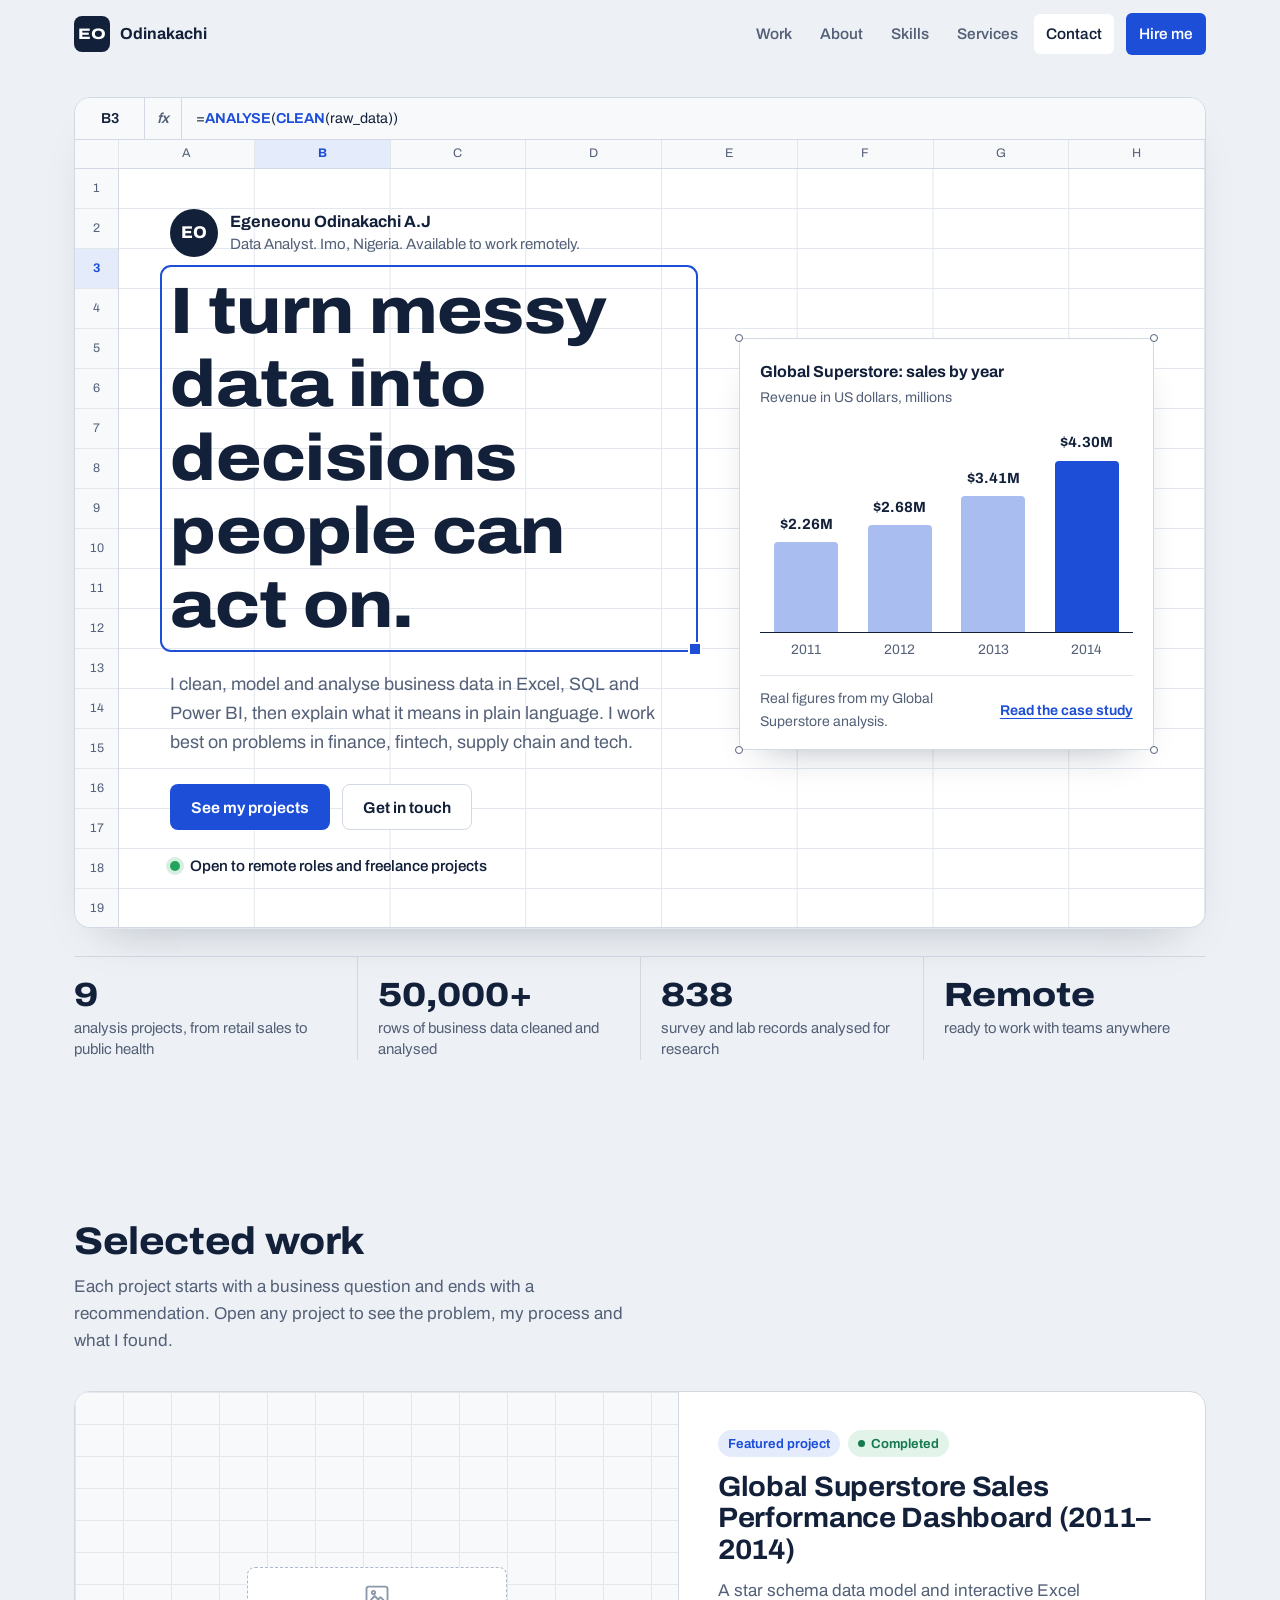
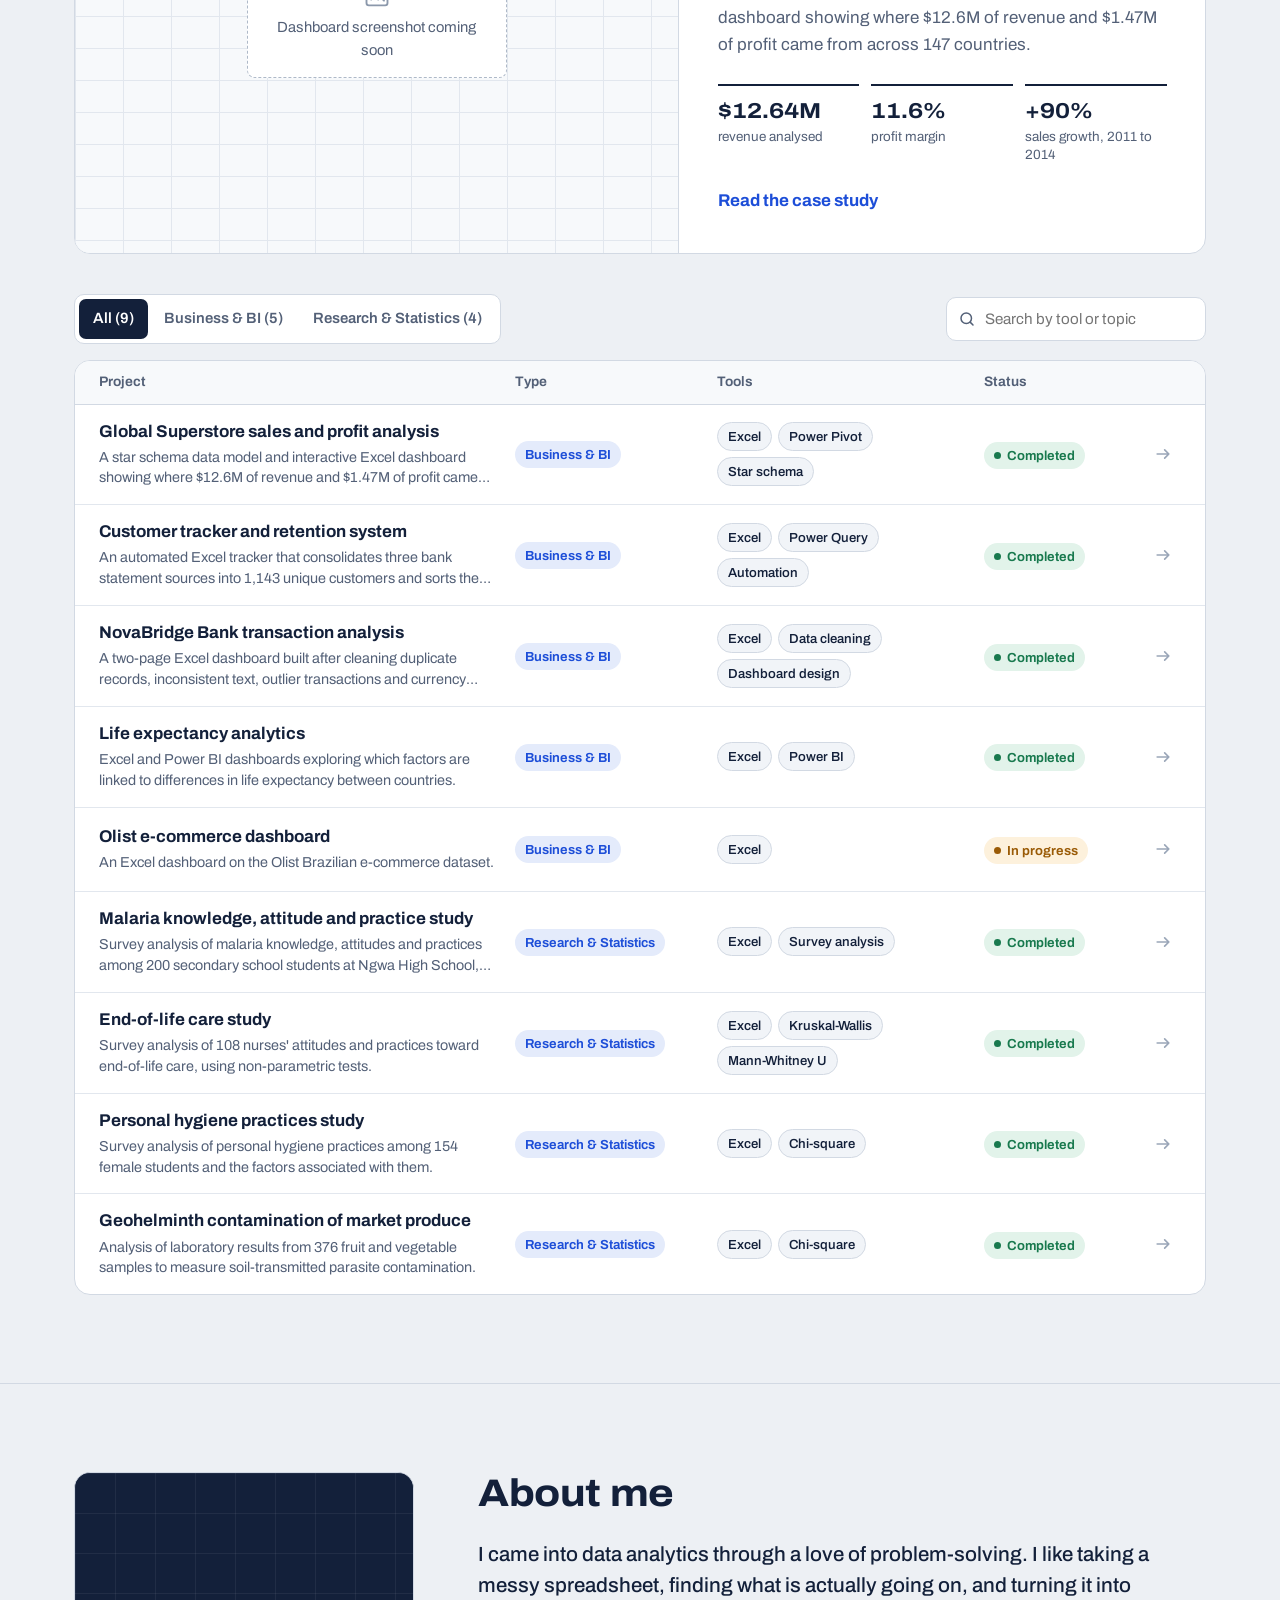
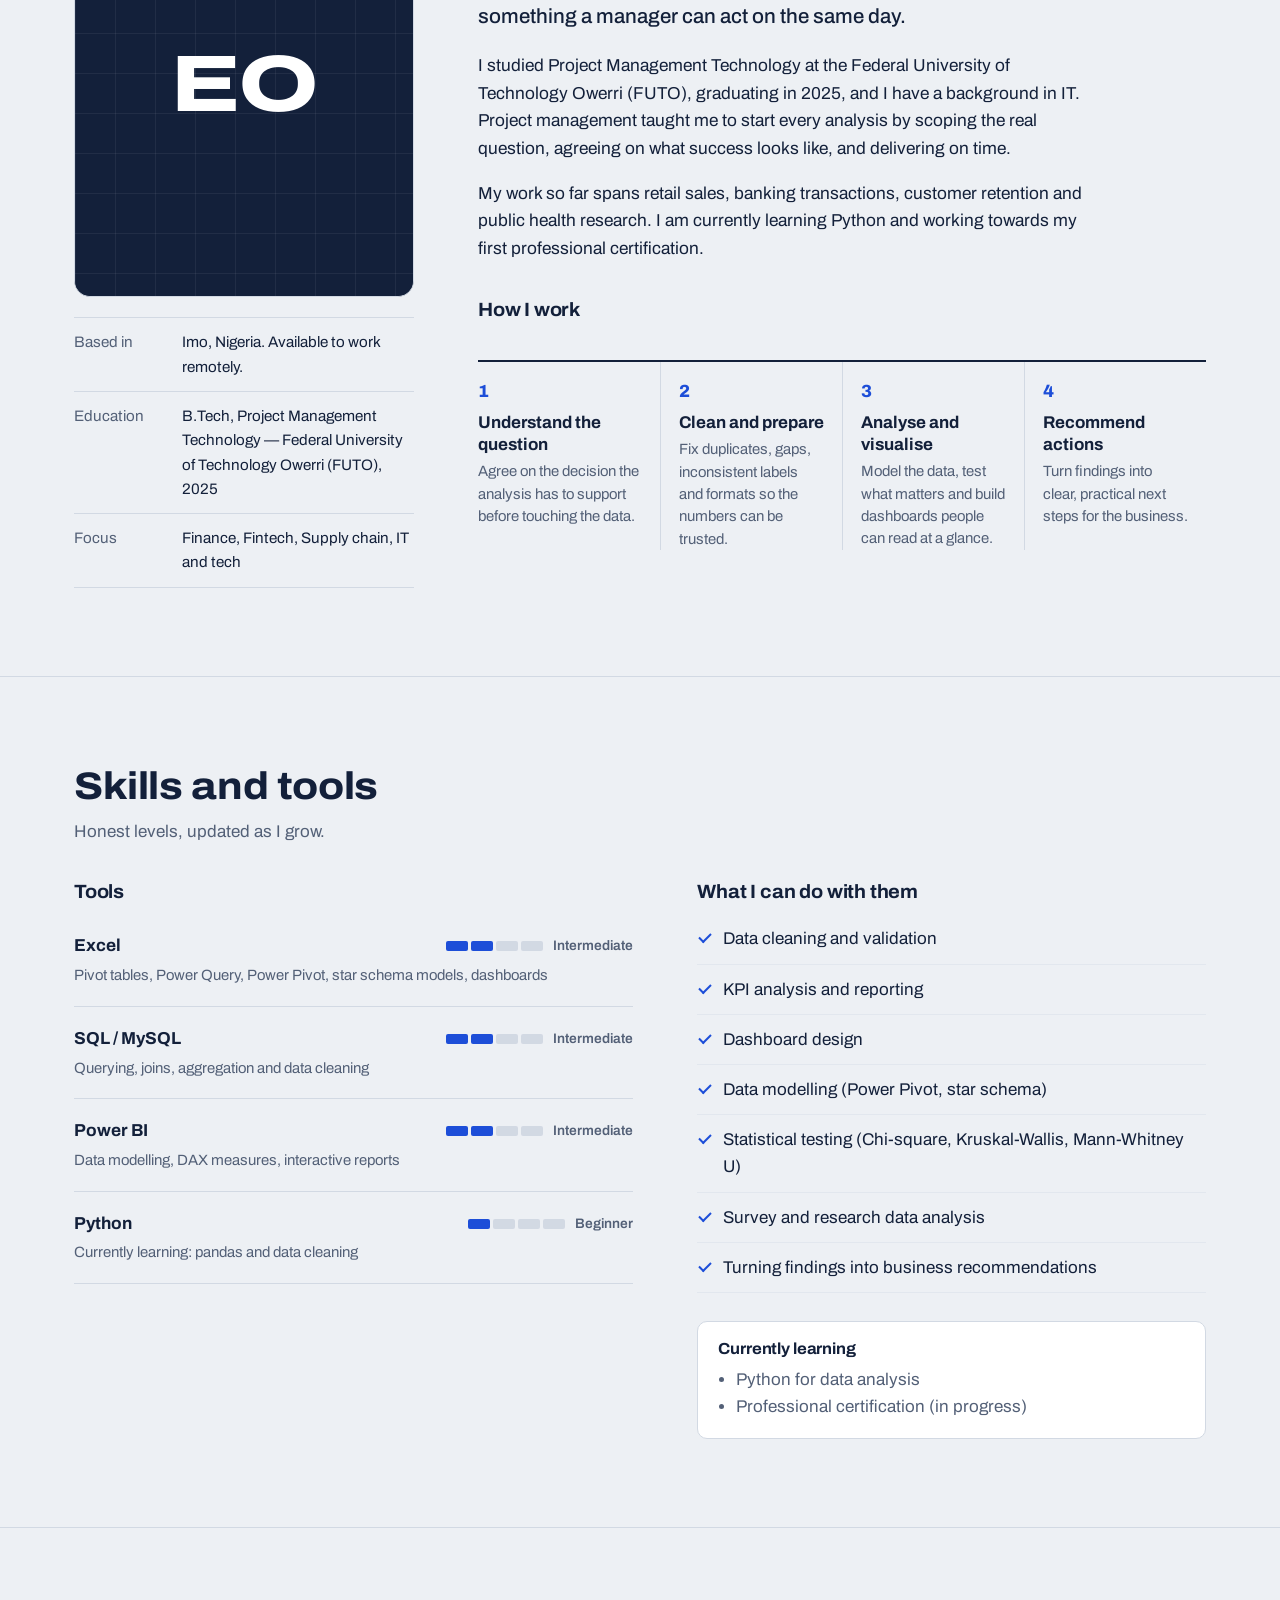
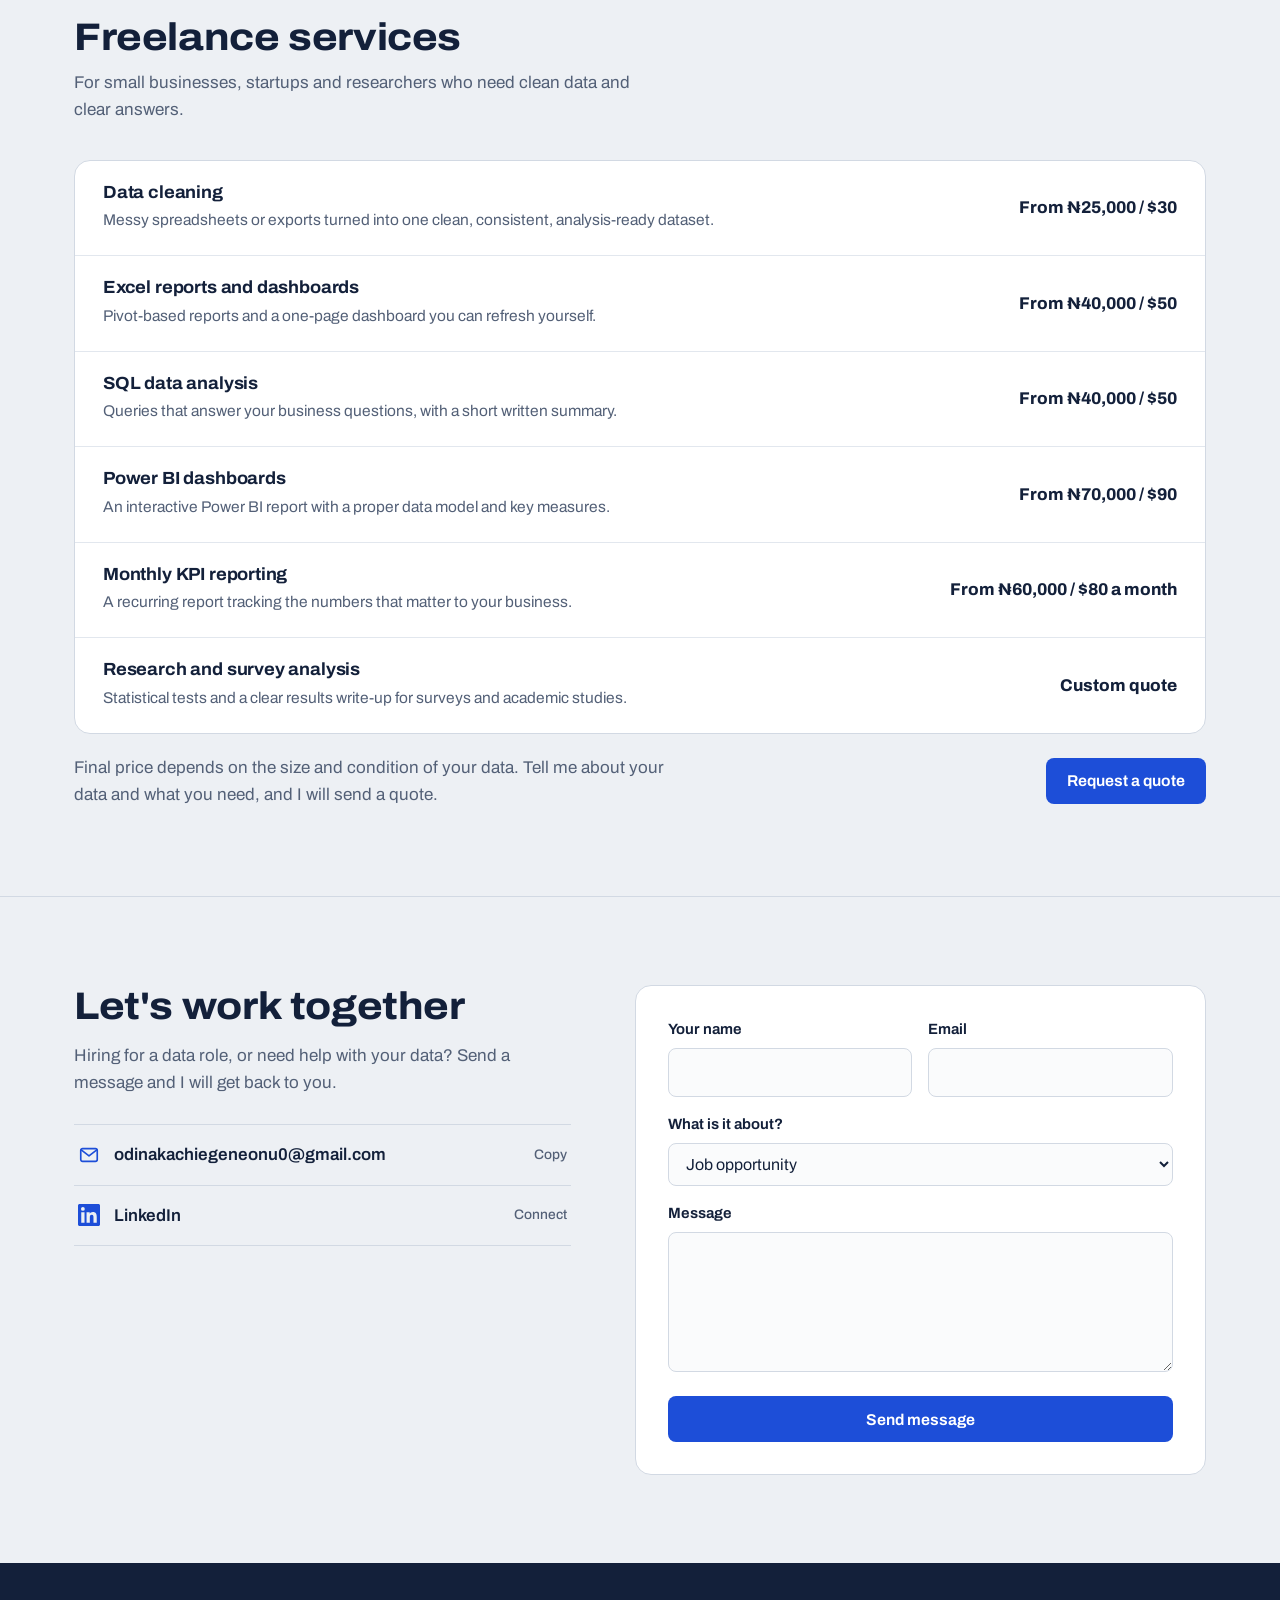
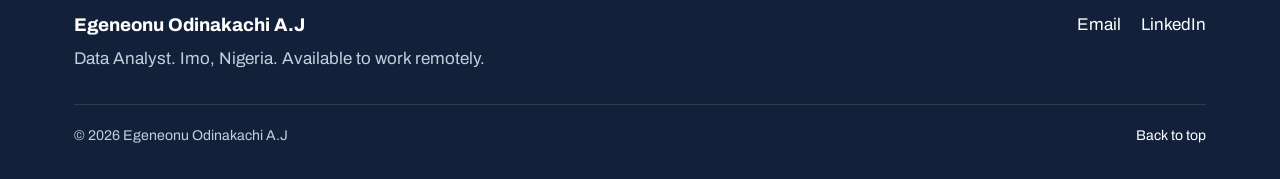
<file: index.html>
<!doctype html>
<html lang="en">
<head>
  <meta charset="utf-8">
  <meta name="viewport" content="width=device-width, initial-scale=1">
  <title>Egeneonu Odinakachi | Data Analyst: Excel, SQL and Power BI</title>
  <meta name="description" content="Data Analyst based in Nigeria and available remotely. I clean data, build Excel and Power BI dashboards, and turn analysis into business recommendations for finance, fintech, supply chain and tech teams.">
  <meta name="author" content="Egeneonu Odinakachi A.J">
  <meta name="theme-color" content="#EDF0F4">
  <link rel="icon" href="assets/img/favicon.svg" type="image/svg+xml">
  <link rel="apple-touch-icon" href="assets/img/apple-touch-icon.png">

  <meta property="og:type" content="website">
  <meta property="og:title" content="Egeneonu Odinakachi | Data Analyst">
  <meta property="og:description" content="Excel, SQL and Power BI dashboards and analysis that turn messy data into decisions. Open to remote roles and freelance projects.">
  <meta property="og:image" content="https://YOUR-GITHUB-USERNAME.github.io/assets/img/social-card.png">
  <meta property="og:image:width" content="1200">
  <meta property="og:image:height" content="630">
  <meta property="og:image:alt" content="Egeneonu Odinakachi, Data Analyst: Excel, SQL and Power BI">
  <meta name="twitter:card" content="summary_large_image">

  <link rel="preload" href="assets/fonts/archivo-latin-wdth-normal.woff2" as="font" type="font/woff2" crossorigin>
  <link rel="stylesheet" href="assets/css/style.css">

  <script type="application/ld+json">
  {
    "@context": "https://schema.org",
    "@type": "Person",
    "name": "Egeneonu Odinakachi A.J",
    "jobTitle": "Data Analyst",
    "email": "mailto:odinakachiegeneonu0@gmail.com",
    "address": { "@type": "PostalAddress", "addressRegion": "Imo", "addressCountry": "NG" },
    "alumniOf": { "@type": "CollegeOrUniversity", "name": "Federal University of Technology Owerri" },
    "knowsAbout": ["Data analysis", "Microsoft Excel", "SQL", "Power BI", "Data cleaning", "Dashboard design", "KPI reporting"],
    "sameAs": ["https://www.linkedin.com/in/odinakachi-egeneonu-b94979288"]
  }
  </script>
</head>
<body id="top">
  <a class="skip" href="#main">Skip to content</a>
  <header class="site-header" id="site-header"></header>
  <main id="main"><div class="loading">Loading portfolio…</div></main>
  <footer class="site-footer" id="site-footer"></footer>
  <noscript><p style="padding:24px">This portfolio needs JavaScript turned on. You can reach me at odinakachiegeneonu0@gmail.com.</p></noscript>
  <script src="assets/js/common.js"></script>
  <script src="assets/js/home.js"></script>
</body>
</html>
</file>
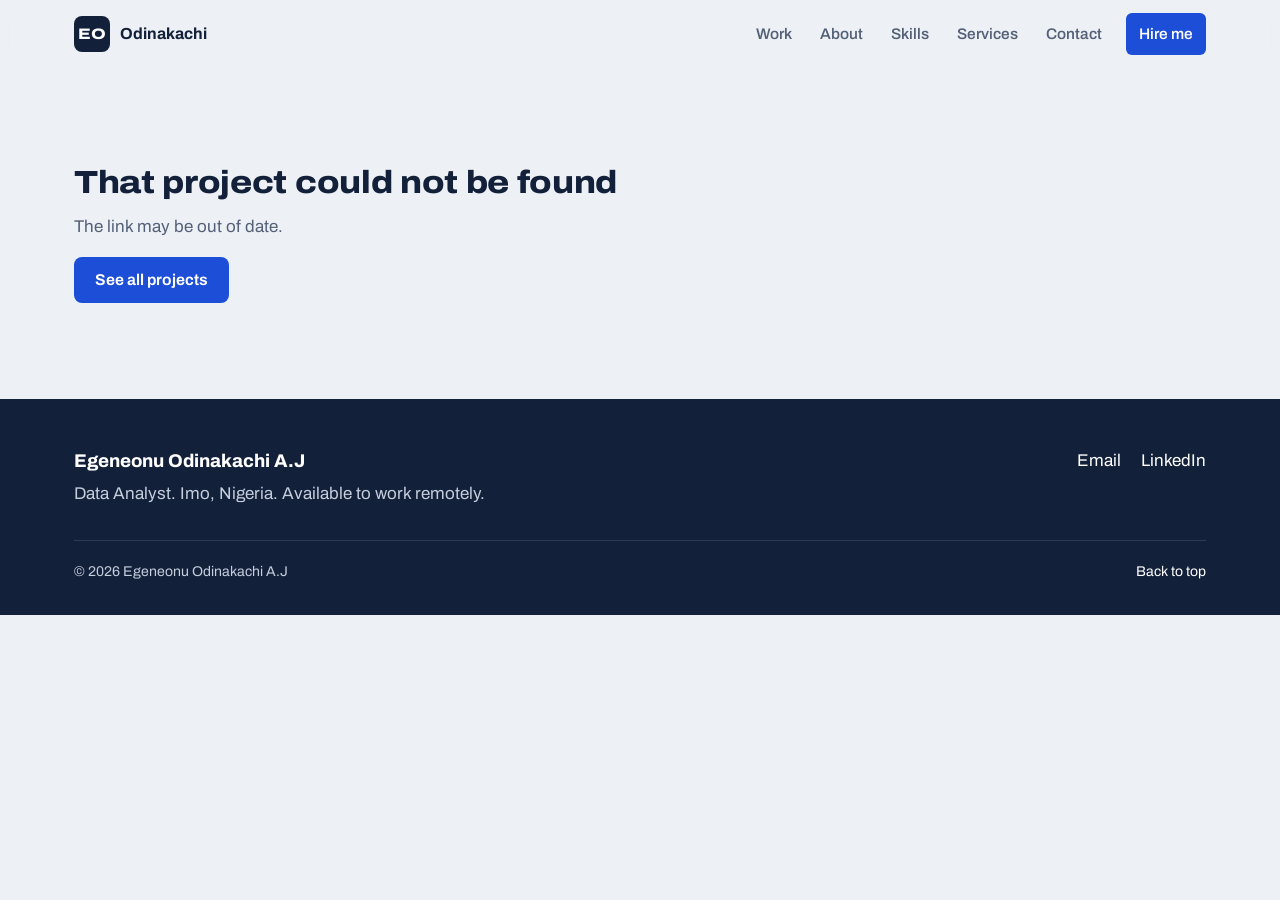
<file: project.html>
<!doctype html>
<html lang="en">
<head>
  <meta charset="utf-8">
  <meta name="viewport" content="width=device-width, initial-scale=1">
  <title>Case study | Egeneonu Odinakachi, Data Analyst</title>
  <meta name="description" content="A data analysis case study by Egeneonu Odinakachi: the business problem, the process, key findings and recommendations.">
  <meta name="theme-color" content="#EDF0F4">
  <link rel="icon" href="assets/img/favicon.svg" type="image/svg+xml">
  <meta property="og:type" content="article">
  <meta property="og:title" content="Case study | Egeneonu Odinakachi, Data Analyst">
  <meta property="og:image" content="https://YOUR-GITHUB-USERNAME.github.io/assets/img/social-card.png">
  <meta name="twitter:card" content="summary_large_image">
  <link rel="preload" href="assets/fonts/archivo-latin-wdth-normal.woff2" as="font" type="font/woff2" crossorigin>
  <link rel="stylesheet" href="assets/css/style.css">
</head>
<body id="top">
  <a class="skip" href="#main">Skip to content</a>
  <header class="site-header" id="site-header"></header>
  <main id="main"><div class="loading">Loading case study…</div></main>
  <footer class="site-footer" id="site-footer"></footer>
  <div class="lightbox" id="lightbox" role="dialog" aria-modal="true" aria-label="Enlarged dashboard image">
    <button type="button" aria-label="Close enlarged image">×</button>
    <img alt="">
  </div>
  <script src="assets/js/common.js"></script>
  <script src="assets/js/project.js"></script>
</body>
</html>
</file>
<file: assets/css/style.css>
/* ==========================================================
   Portfolio styles
   Colours and fonts live in :root — change them here.
   ========================================================== */
@font-face { font-family: "Archivo"; font-style: normal; font-display: swap; font-weight: 100 900; font-stretch: 62% 125%;
  src: url(../fonts/archivo-latin-wdth-normal.woff2) format("woff2-variations");
  unicode-range: U+0000-00FF,U+0131,U+0152-0153,U+02BB-02BC,U+02C6,U+02DA,U+02DC,U+0304,U+0308,U+0329,U+2000-206F,U+20AC,U+2122,U+2191,U+2193,U+2212,U+2215,U+FEFF,U+FFFD; }
@font-face { font-family: "Archivo"; font-style: normal; font-display: swap; font-weight: 100 900; font-stretch: 62% 125%;
  src: url(../fonts/archivo-latin-ext-wdth-normal.woff2) format("woff2-variations");
  unicode-range: U+0100-02BA,U+02BD-02C5,U+02C7-02CC,U+02CE-02D7,U+02DD-02FF,U+1D00-1DBF,U+1E00-1E9F,U+1EF2-1EFF,U+2020,U+20A0-20AB,U+20AD-20C0,U+2113,U+2C60-2C7F,U+A720-A7FF; }

:root {
  --paper: #EDF0F4;
  --surface: #FFFFFF;
  --ink: #13203A;
  --muted: #536077;
  --line: #D2D9E3;
  --line-soft: #E2E7EE;
  --blue: #1D4ED8;
  --blue-dark: #163DA8;
  --blue-soft: #E4EBFB;
  --amber: #E09A2D;
  --green: #18794E;
  --green-soft: #E2F3EA;
  --radius: 10px;
  --radius-lg: 16px;
  --max: 1180px;
  --font: "Archivo", system-ui, -apple-system, "Segoe UI", sans-serif;
}

*, *::before, *::after { box-sizing: border-box; }
html { scroll-behavior: smooth; scroll-padding-top: 84px; -webkit-text-size-adjust: 100%; }
body {
  margin: 0;
  background: var(--paper);
  color: var(--ink);
  font-family: var(--font);
  font-size: 17px;
  line-height: 1.6;
  font-variation-settings: "wdth" 100;
  -webkit-font-smoothing: antialiased;
}
img { max-width: 100%; display: block; }
a { color: var(--blue); text-underline-offset: 3px; }
a:hover { color: var(--blue-dark); }
:focus-visible { outline: 3px solid var(--blue); outline-offset: 3px; border-radius: 4px; }
.sr-only { position: absolute; width: 1px; height: 1px; overflow: hidden; clip: rect(0 0 0 0); white-space: nowrap; }
.skip { position: absolute; left: 16px; top: -60px; background: var(--ink); color: #fff; padding: 10px 16px; border-radius: 8px; z-index: 100; }
.skip:focus { top: 12px; color: #fff; }

.wrap { width: 100%; max-width: var(--max); margin: 0 auto; padding: 0 24px; }
@media (max-width: 600px) { .wrap { padding: 0 16px; } }

h1, h2, h3 { line-height: 1.12; margin: 0; letter-spacing: -0.01em; }
h1 { font-weight: 800; font-variation-settings: "wdth" 112; }
h2 { font-size: clamp(1.75rem, 3.4vw, 2.4rem); font-weight: 750; font-variation-settings: "wdth" 110; }
h3 { font-size: 1.2rem; font-weight: 700; font-variation-settings: "wdth" 104; }
p { margin: 0 0 1em; }
.num { font-variant-numeric: tabular-nums; }

/* ---------- Buttons ---------- */
.btn {
  display: inline-flex; align-items: center; justify-content: center; gap: 8px;
  min-height: 46px; padding: 0 20px; border-radius: 8px;
  font: inherit; font-weight: 650; font-size: 0.98rem; text-decoration: none;
  border: 1.5px solid transparent; cursor: pointer; transition: background .15s, border-color .15s, color .15s;
}
.btn svg { width: 18px; height: 18px; flex: none; }
.btn-primary { background: var(--blue); color: #fff; }
.btn-primary:hover { background: var(--blue-dark); color: #fff; }
.btn-ghost { background: var(--surface); color: var(--ink); border-color: var(--line); }
.btn-ghost:hover { border-color: var(--ink); color: var(--ink); }
.btn-small { min-height: 38px; padding: 0 14px; font-size: 0.92rem; }

/* ---------- Header ---------- */
.site-header {
  position: sticky; top: 0; z-index: 50;
  background: rgba(237, 240, 244, 0.88);
  backdrop-filter: saturate(1.4) blur(10px); -webkit-backdrop-filter: saturate(1.4) blur(10px);
  border-bottom: 1px solid transparent; transition: border-color .2s;
}
.site-header.scrolled { border-bottom-color: var(--line); }
.nav { display: flex; align-items: center; justify-content: space-between; height: 68px; gap: 16px; }
.brand { display: flex; align-items: center; gap: 10px; text-decoration: none; color: var(--ink); font-weight: 700; }
.brand-mark {
  width: 36px; height: 36px; border-radius: 8px; background: var(--ink); color: #fff;
  display: grid; place-items: center; font-weight: 800; font-size: 0.95rem; font-variation-settings: "wdth" 120;
}
.brand-name { font-size: 1rem; }
.nav-links { display: flex; align-items: center; gap: 4px; list-style: none; margin: 0; padding: 0; }
.nav-links a { display: block; padding: 8px 12px; border-radius: 6px; color: var(--muted); text-decoration: none; font-weight: 550; font-size: 0.96rem; }
.nav-links a:hover, .nav-links a.active { color: var(--ink); background: var(--surface); }
.nav-cta { margin-left: 8px; }
.nav-links .nav-cta a.btn-primary, .nav-links .nav-cta a.btn-primary:hover { color: #fff; background: var(--blue); display: inline-flex; justify-content: center; }
.nav-links .nav-cta a.btn-primary:hover { background: var(--blue-dark); }
.menu-btn { display: none; background: none; border: 1.5px solid var(--line); border-radius: 8px; width: 44px; height: 44px; cursor: pointer; color: var(--ink); }
.menu-btn svg { width: 22px; height: 22px; }
@media (max-width: 860px) {
  .menu-btn { display: grid; place-items: center; }
  .nav-links {
    position: absolute; left: 0; right: 0; top: 68px; flex-direction: column; align-items: stretch; gap: 0;
    background: var(--paper); border-bottom: 1px solid var(--line); padding: 8px 16px 16px; display: none;
  }
  .nav-links.open { display: flex; }
  .nav-links a { padding: 12px; font-size: 1.05rem; }
  .nav-cta { margin: 8px 0 0; }
  .nav-cta .btn { width: 100%; }
}

/* ---------- Hero: a worksheet ---------- */
.hero { position: relative; padding: 28px 0 72px; overflow: hidden; }
.sheet {
  position: relative; background: var(--surface); border: 1px solid var(--line); border-radius: var(--radius-lg);
  box-shadow: 0 1px 0 var(--line-soft), 0 24px 48px -32px rgba(19, 32, 58, 0.35);
  overflow: hidden;
}
.formula-bar {
  display: flex; align-items: stretch; border-bottom: 1px solid var(--line); font-size: 0.9rem; color: var(--muted);
  background: #F7F9FB;
}
.name-box { padding: 9px 14px; border-right: 1px solid var(--line); min-width: 70px; text-align: center; font-weight: 600; color: var(--ink); }
.fx { padding: 9px 12px; border-right: 1px solid var(--line); font-style: italic; font-weight: 600; color: var(--muted); }
.formula { padding: 9px 14px; white-space: nowrap; overflow: hidden; text-overflow: ellipsis; color: var(--ink); }
.formula .fn { color: var(--blue); font-weight: 650; }
.col-heads {
  display: grid; grid-template-columns: 44px repeat(8, 1fr); border-bottom: 1px solid var(--line);
  background: #F7F9FB; font-size: 0.78rem; color: var(--muted); text-align: center;
}
.col-heads span { padding: 4px 0; border-right: 1px solid var(--line-soft); }
.col-heads span.on { background: var(--blue-soft); color: var(--blue); font-weight: 700; }
.sheet-body { display: grid; grid-template-columns: 44px 1fr; position: relative; }
.sheet-body > .row-heads { position: absolute; left: 0; top: 0; bottom: 0; width: 44px; }
.sheet-body > .grid-area { grid-column: 2; }
.row-heads { display: flex; flex-direction: column; background: #F7F9FB; border-right: 1px solid var(--line); font-size: 0.78rem; color: var(--muted); overflow: hidden; max-height: 100%; position: relative; }
.row-heads span { flex: none; height: 40px; display: grid; place-items: center; border-bottom: 1px solid var(--line-soft); }
.row-heads span.on { background: var(--blue-soft); color: var(--blue); font-weight: 700; }
.grid-area {
  position: relative; padding: 40px clamp(20px, 4vw, 56px) 48px;
  background-image:
    linear-gradient(to right, var(--line-soft) 1px, transparent 1px),
    linear-gradient(to bottom, var(--line-soft) 1px, transparent 1px);
  background-size: calc(100% / 8) 40px;
  background-position: -1px -1px;
}
.hero-grid { display: grid; grid-template-columns: 1.25fr 1fr; gap: clamp(28px, 4vw, 56px); align-items: center; }
.hero-copy { min-width: 0; }
.hello { display: flex; align-items: center; gap: 12px; margin-bottom: 18px; }
.avatar-sm { width: 48px; height: 48px; border-radius: 50%; object-fit: cover; background: var(--ink); color: #fff; display: grid; place-items: center; font-weight: 800; flex: none; }
.hello-text { line-height: 1.3; }
.hello-text strong { display: block; font-size: 1.02rem; }
.hello-text span { color: var(--muted); font-size: 0.94rem; }
.selected {
  position: relative; display: inline; padding: 0;
  outline: 2.5px solid var(--blue); outline-offset: 10px;
}
.hero h1 { font-size: clamp(2.3rem, 5.4vw, 4.1rem); margin: 12px 0 28px; max-width: 15ch; }
.hero h1 .cell { position: relative; display: inline-block; outline: 2.5px solid var(--blue); outline-offset: 8px; border-radius: 1px; }
.hero h1 .cell::after {
  content: ""; position: absolute; right: -14px; bottom: -14px; width: 10px; height: 10px;
  background: var(--blue); border: 2px solid #fff; box-sizing: content-box;
}
.hero-intro { font-size: 1.12rem; color: var(--muted); max-width: 52ch; margin-bottom: 28px; }
.hero-actions { display: flex; flex-wrap: wrap; gap: 12px; margin-bottom: 22px; }
.status-line { display: inline-flex; align-items: center; gap: 10px; font-size: 0.95rem; color: var(--ink); font-weight: 550; }
.pulse { width: 10px; height: 10px; border-radius: 50%; background: #22A55B; box-shadow: 0 0 0 4px rgba(34,165,91,.18); flex: none; }

/* Hero chart: an Excel chart object */
.chart-object {
  position: relative; background: var(--surface); border: 1px solid var(--line); border-radius: 6px; padding: 20px 20px 16px;
  box-shadow: 0 18px 40px -26px rgba(19,32,58,.45);
}
.chart-object .handle { position: absolute; width: 8px; height: 8px; border: 1.5px solid var(--muted); background: #fff; border-radius: 50%; }
.handle.tl { left: -5px; top: -5px; } .handle.tr { right: -5px; top: -5px; } .handle.bl { left: -5px; bottom: -5px; } .handle.br { right: -5px; bottom: -5px; }
.chart-title { font-weight: 700; font-size: 1rem; margin-bottom: 2px; }
.chart-sub { color: var(--muted); font-size: 0.88rem; margin-bottom: 14px; }
.bars { display: grid; grid-template-columns: repeat(4, 1fr); gap: 14px; align-items: end; height: 210px; border-bottom: 1.5px solid var(--ink); padding: 0 6px; }
.bar { display: flex; flex-direction: column; justify-content: flex-end; align-items: center; height: 100%; }
.bar-val { font-weight: 700; font-size: 0.92rem; margin-bottom: 6px; font-variant-numeric: tabular-nums; }
.bar-fill { width: 100%; max-width: 64px; background: #A9BDF0; border-radius: 4px 4px 0 0; height: var(--h); transform-origin: bottom; }
.bar.last .bar-fill { background: var(--blue); }
.bar-labels { display: grid; grid-template-columns: repeat(4, 1fr); gap: 14px; padding: 6px 6px 0; text-align: center; color: var(--muted); font-size: 0.86rem; }
.chart-foot { display: flex; justify-content: space-between; align-items: center; gap: 12px; margin-top: 14px; padding-top: 12px; border-top: 1px solid var(--line-soft); font-size: 0.88rem; color: var(--muted); }
.chart-foot a { font-weight: 650; white-space: nowrap; }
@media (prefers-reduced-motion: no-preference) {
  .bar-fill { animation: grow .9s cubic-bezier(.2,.8,.2,1) both; }
  .bar:nth-child(2) .bar-fill { animation-delay: .12s; }
  .bar:nth-child(3) .bar-fill { animation-delay: .24s; }
  .bar:nth-child(4) .bar-fill { animation-delay: .36s; }
  @keyframes grow { from { transform: scaleY(0); } to { transform: scaleY(1); } }
}

@media (max-width: 900px) {
  .hero-grid { grid-template-columns: 1fr; }
  .col-heads span:nth-child(n+6) { display: none; }
  .col-heads { grid-template-columns: 36px repeat(4, 1fr); }
  .sheet-body { grid-template-columns: 36px 1fr; }
  .sheet-body > .row-heads { width: 36px; }
  .grid-area { background-size: 25% 40px; }
}
@media (max-width: 600px) {
  .hero { padding-top: 16px; }
  .formula-bar .fx { display: none; }
  .grid-area { padding: 28px 18px 32px; }
  .hero h1 .cell { outline-offset: 5px; }
  .hero h1 .cell::after { right: -10px; bottom: -10px; }
  .bars { height: 170px; gap: 10px; }
  .chart-foot { flex-direction: column; align-items: flex-start; }
}

/* ---------- Stats strip ---------- */
.stats { display: grid; grid-template-columns: repeat(4, 1fr); gap: 0; margin-top: 28px; border-top: 1px solid var(--line); }
.stat { padding: 20px 20px 0 0; }
.stat + .stat { padding-left: 20px; border-left: 1px solid var(--line); }
.stat-value { font-size: clamp(1.6rem, 3vw, 2.1rem); font-weight: 800; font-variation-settings: "wdth" 115; line-height: 1.1; font-variant-numeric: tabular-nums; }
.stat-label { color: var(--muted); font-size: 0.93rem; line-height: 1.4; margin-top: 4px; }
@media (max-width: 760px) {
  .stats { grid-template-columns: 1fr 1fr; }
  .stat:nth-child(3) { padding-left: 0; border-left: 0; }
  .stat:nth-child(n+3) { border-top: 1px solid var(--line); margin-top: 16px; }
}

/* ---------- Sections ---------- */
.section { padding: 88px 0; }
.section + .section { border-top: 1px solid var(--line); }
.section-head { display: flex; justify-content: space-between; align-items: flex-end; gap: 24px; margin-bottom: 36px; flex-wrap: wrap; }
.section-head p { color: var(--muted); max-width: 56ch; margin: 10px 0 0; }
@media (max-width: 600px) { .section { padding: 64px 0; } }

/* ---------- Spotlight project ---------- */
.spotlight {
  display: grid; grid-template-columns: 1.15fr 1fr; background: var(--surface); border: 1px solid var(--line);
  border-radius: var(--radius-lg); overflow: hidden; text-decoration: none; color: inherit; margin-bottom: 40px;
  transition: border-color .15s, box-shadow .15s;
}
.spotlight:hover { border-color: var(--blue); color: inherit; box-shadow: 0 20px 40px -30px rgba(29,78,216,.5); }
.spotlight-media { background: #F3F5F8; border-right: 1px solid var(--line); min-height: 320px; position: relative; }
.spotlight-media img { width: 100%; height: 100%; object-fit: cover; object-position: top left; }
.spotlight-body { padding: clamp(24px, 3vw, 40px); display: flex; flex-direction: column; }
.spotlight-kicker { display: flex; flex-wrap: wrap; gap: 8px; margin-bottom: 14px; }
.spotlight h3 { font-size: clamp(1.4rem, 2.4vw, 1.75rem); margin-bottom: 12px; }
.spotlight p { color: var(--muted); }
.mini-kpis { display: grid; grid-template-columns: repeat(3, 1fr); gap: 12px; margin: 8px 0 24px; }
.mini-kpi { border-top: 2px solid var(--ink); padding-top: 8px; }
.mini-kpi b { display: block; font-size: 1.35rem; font-variation-settings: "wdth" 115; font-variant-numeric: tabular-nums; }
.mini-kpi span { font-size: 0.84rem; color: var(--muted); line-height: 1.3; display: block; }
.read-link { margin-top: auto; font-weight: 700; color: var(--blue); }
@media (max-width: 860px) {
  .spotlight { grid-template-columns: 1fr; }
  .spotlight-media { border-right: 0; border-bottom: 1px solid var(--line); min-height: 220px; }
}

/* Screenshot placeholder: a drawn dashboard frame, labelled honestly */
.shot-placeholder {
  position: absolute; inset: 0; display: grid; place-items: center; padding: 24px;
  background:
    linear-gradient(to right, var(--line-soft) 1px, transparent 1px) 0 0 / 48px 32px,
    linear-gradient(to bottom, var(--line-soft) 1px, transparent 1px) 0 0 / 48px 32px,
    #F7F9FB;
}
.shot-placeholder div { background: var(--surface); border: 1px dashed #AEB9C8; border-radius: 8px; padding: 14px 18px; text-align: center; color: var(--muted); font-size: 0.92rem; max-width: 260px; }
.shot-placeholder svg { width: 28px; height: 28px; margin: 0 auto 6px; color: #8B98AB; display: block; }

/* ---------- Tags and badges ---------- */
.tag { display: inline-flex; align-items: center; padding: 3px 10px; border-radius: 999px; background: #F1F4F8; border: 1px solid var(--line); font-size: 0.82rem; font-weight: 550; color: var(--ink); white-space: nowrap; }
.badge { display: inline-flex; align-items: center; gap: 6px; padding: 3px 10px; border-radius: 999px; font-size: 0.82rem; font-weight: 650; white-space: nowrap; }
.badge::before { content: ""; width: 7px; height: 7px; border-radius: 50%; background: currentColor; }
.badge.done { background: var(--green-soft); color: var(--green); }
.badge.wip { background: #FDF1DC; color: #9A5B06; }
.badge.type { background: var(--blue-soft); color: var(--blue); }
.badge.type::before { display: none; }

/* ---------- Project index (a data table) ---------- */
.index-tools { display: flex; justify-content: space-between; align-items: center; gap: 16px; flex-wrap: wrap; margin-bottom: 16px; }
.filters { display: inline-flex; background: var(--surface); border: 1px solid var(--line); border-radius: 10px; padding: 4px; gap: 2px; flex-wrap: wrap; }
.filters button { font: inherit; font-size: 0.93rem; font-weight: 600; border: 0; background: none; color: var(--muted); padding: 8px 14px; border-radius: 7px; cursor: pointer; }
.filters button[aria-pressed="true"] { background: var(--ink); color: #fff; }
.search { position: relative; }
.search input { font: inherit; font-size: 0.95rem; width: 260px; max-width: 100%; height: 44px; padding: 0 14px 0 38px; border: 1px solid var(--line); border-radius: 10px; background: var(--surface); color: var(--ink); }
.search svg { position: absolute; left: 12px; top: 50%; transform: translateY(-50%); width: 18px; height: 18px; color: var(--muted); }
.table { background: var(--surface); border: 1px solid var(--line); border-radius: var(--radius-lg); overflow: hidden; }
.t-head, .t-row { display: grid; grid-template-columns: minmax(0, 2.4fr) 1.1fr minmax(0, 1.5fr) 0.9fr 28px; gap: 20px; align-items: center; padding: 0 24px; }
.t-head { background: #F7F9FB; border-bottom: 1px solid var(--line); font-size: 0.86rem; font-weight: 650; color: var(--muted); min-height: 44px; }
.t-row { min-height: 84px; padding-top: 16px; padding-bottom: 16px; text-decoration: none; color: inherit; border-bottom: 1px solid var(--line-soft); transition: background .12s; }
.t-row:last-child { border-bottom: 0; }
.t-row:hover { background: #F5F8FE; color: inherit; }
.t-row:hover .t-arrow { color: var(--blue); transform: translateX(3px); }
.t-title { font-weight: 700; line-height: 1.3; display: block; }
.t-sum { color: var(--muted); font-size: 0.9rem; line-height: 1.45; margin-top: 4px; display: -webkit-box; -webkit-line-clamp: 2; -webkit-box-orient: vertical; overflow: hidden; }
.t-tools { display: flex; flex-wrap: wrap; gap: 6px; }
.t-arrow { color: #9AA6B8; transition: transform .15s, color .15s; width: 20px; height: 20px; }
.empty { padding: 32px 24px; color: var(--muted); text-align: center; }
@media (max-width: 860px) {
  .t-head { display: none; }
  .t-row { grid-template-columns: 1fr 24px; gap: 10px 12px; padding: 18px; }
  .t-row > .t-main { grid-column: 1; }
  .t-row > .t-type, .t-row > .t-tools, .t-row > .t-status { grid-column: 1; }
  .t-row > .t-arrow { grid-column: 2; grid-row: 1; align-self: start; }
  .t-row > .t-type { display: none; }
  .t-row > .t-status { margin-top: 2px; }
}

/* ---------- About ---------- */
.about-grid { display: grid; grid-template-columns: 340px 1fr; gap: clamp(32px, 5vw, 72px); align-items: start; }
.portrait { position: relative; aspect-ratio: 4 / 5; border-radius: var(--radius-lg); overflow: hidden; background: var(--ink); border: 1px solid var(--line); }
.portrait img { width: 100%; height: 100%; object-fit: cover; }
.portrait-fallback { position: absolute; inset: 0; display: grid; place-items: center; color: #fff; font-size: 5rem; font-weight: 800; font-variation-settings: "wdth" 125; letter-spacing: -0.02em;
  background: linear-gradient(to right, rgba(255,255,255,.06) 1px, transparent 1px) 0 0 / 40px 40px, linear-gradient(to bottom, rgba(255,255,255,.06) 1px, transparent 1px) 0 0 / 40px 40px, var(--ink); }
.facts { margin: 20px 0 0; padding: 0; list-style: none; border-top: 1px solid var(--line); }
.facts li { display: grid; grid-template-columns: 96px 1fr; gap: 12px; padding: 12px 0; border-bottom: 1px solid var(--line); font-size: 0.95rem; }
.facts li span:first-child { color: var(--muted); }
.about-text p { font-size: 1.08rem; max-width: 62ch; }
.about-text p:first-of-type { font-size: 1.28rem; line-height: 1.5; font-weight: 500; }
.steps { list-style: none; padding: 0; margin: 40px 0 0; display: grid; grid-template-columns: repeat(4, 1fr); counter-reset: step; border-top: 2px solid var(--ink); }
.steps li { counter-increment: step; padding: 16px 18px 0 0; position: relative; }
.steps li + li { padding-left: 18px; border-left: 1px solid var(--line); }
.steps li::before { content: counter(step); display: block; font-weight: 800; color: var(--blue); font-size: 1.1rem; margin-bottom: 6px; font-variant-numeric: tabular-nums; }
.steps b { display: block; margin-bottom: 4px; line-height: 1.3; }
.steps span { color: var(--muted); font-size: 0.93rem; line-height: 1.5; display: block; }
@media (max-width: 960px) {
  .about-grid { grid-template-columns: 1fr; }
  .portrait-col { max-width: 360px; }
  .steps { grid-template-columns: 1fr 1fr; }
  .steps li:nth-child(3) { padding-left: 0; border-left: 0; }
  .steps li:nth-child(n+3) { margin-top: 16px; border-top: 1px solid var(--line); }
}
@media (max-width: 520px) {
  .steps { grid-template-columns: 1fr; }
  .steps li, .steps li + li { padding-left: 0; border-left: 0; }
  .steps li + li { margin-top: 12px; border-top: 1px solid var(--line); }
}

/* ---------- Skills ---------- */
.skills-grid { display: grid; grid-template-columns: 1.1fr 1fr; gap: clamp(32px, 5vw, 64px); }
.tool { padding: 18px 0; border-bottom: 1px solid var(--line); display: grid; grid-template-columns: 1fr auto; gap: 4px 16px; align-items: center; }
.tool:first-child { border-top: 1px solid var(--line); }
.tool-name { font-weight: 700; font-size: 1.08rem; }
.tool-detail { grid-column: 1 / -1; color: var(--muted); font-size: 0.93rem; }
.meter { display: flex; align-items: center; gap: 10px; font-size: 0.86rem; color: var(--muted); font-weight: 600; }
.meter-cells { display: grid; grid-template-columns: repeat(4, 22px); gap: 3px; }
.meter-cells i { height: 10px; border-radius: 2px; background: var(--line); }
.meter-cells i.on { background: var(--blue); }
.list-plain { list-style: none; margin: 0; padding: 0; }
.list-plain li { padding: 11px 0 11px 26px; border-bottom: 1px solid var(--line-soft); position: relative; }
.list-plain li::before { content: ""; position: absolute; left: 2px; top: 19px; width: 12px; height: 7px; border-left: 2px solid var(--blue); border-bottom: 2px solid var(--blue); transform: rotate(-45deg); }
.learning { margin-top: 28px; padding: 18px 20px; background: var(--surface); border: 1px solid var(--line); border-radius: var(--radius); }
.learning h3 { font-size: 1rem; margin-bottom: 8px; }
.learning ul { margin: 0; padding-left: 18px; color: var(--muted); }
.industries { display: flex; flex-wrap: wrap; gap: 8px; margin-top: 10px; }
@media (max-width: 860px) { .skills-grid { grid-template-columns: 1fr; } }

/* ---------- Services (a price list) ---------- */
.price-list { background: var(--surface); border: 1px solid var(--line); border-radius: var(--radius-lg); }
.price-row { display: grid; grid-template-columns: 1fr auto; gap: 6px 32px; padding: 22px 28px; border-bottom: 1px solid var(--line-soft); align-items: baseline; }
.price-row:last-child { border-bottom: 0; }
.price-row h3 { font-size: 1.1rem; }
.price-row p { grid-column: 1; color: var(--muted); margin: 0; font-size: 0.97rem; }
.price { grid-column: 2; grid-row: 1 / span 2; align-self: center; font-weight: 750; font-variant-numeric: tabular-nums; white-space: nowrap; text-align: right; }
.services-foot { display: flex; justify-content: space-between; align-items: center; gap: 20px; flex-wrap: wrap; margin-top: 20px; }
.services-foot p { color: var(--muted); margin: 0; max-width: 60ch; }
@media (max-width: 600px) {
  .price-row { grid-template-columns: 1fr; padding: 18px; }
  .price { grid-column: 1; grid-row: auto; text-align: left; color: var(--blue); }
}

/* ---------- Contact ---------- */
.contact-grid { display: grid; grid-template-columns: 1fr 1.15fr; gap: clamp(32px, 5vw, 64px); align-items: start; }
.contact-lines { list-style: none; padding: 0; margin: 28px 0 0; border-top: 1px solid var(--line); }
.contact-lines li { border-bottom: 1px solid var(--line); }
.contact-lines a, .contact-lines button {
  display: flex; align-items: center; gap: 14px; width: 100%; padding: 16px 4px; color: var(--ink); text-decoration: none;
  font: inherit; font-weight: 600; background: none; border: 0; cursor: pointer; text-align: left;
}
.contact-lines a:hover, .contact-lines button:hover { color: var(--blue); }
.contact-lines svg { width: 22px; height: 22px; flex: none; color: var(--blue); }
.contact-lines small { margin-left: auto; color: var(--muted); font-weight: 500; font-size: 0.86rem; }
.contact-lines .addr { overflow-wrap: anywhere; }
.form { background: var(--surface); border: 1px solid var(--line); border-radius: var(--radius-lg); padding: clamp(20px, 3vw, 32px); }
.field { margin-bottom: 16px; }
.field label { display: block; font-weight: 650; font-size: 0.93rem; margin-bottom: 6px; }
.field input, .field select, .field textarea {
  width: 100%; font: inherit; font-size: 1rem; color: var(--ink); background: #FAFBFC; border: 1.5px solid var(--line); border-radius: 8px; padding: 11px 13px;
}
.field textarea { min-height: 140px; resize: vertical; }
.field input:focus, .field select:focus, .field textarea:focus { outline: none; border-color: var(--blue); background: #fff; box-shadow: 0 0 0 3px var(--blue-soft); }
.field .err { color: #B42318; font-size: 0.86rem; margin-top: 4px; display: none; }
.field.invalid input, .field.invalid textarea { border-color: #B42318; }
.field.invalid .err { display: block; }
.two { display: grid; grid-template-columns: 1fr 1fr; gap: 0 16px; }
.form-msg { margin-top: 14px; padding: 12px 14px; border-radius: 8px; font-size: 0.95rem; display: none; }
.form-msg.ok { display: block; background: var(--green-soft); color: var(--green); }
.form-msg.bad { display: block; background: #FDECEA; color: #B42318; }
.form .btn { width: 100%; }
.form-note { color: var(--muted); font-size: 0.85rem; margin: 10px 0 0; text-align: center; }
@media (max-width: 860px) { .contact-grid { grid-template-columns: 1fr; } }
@media (max-width: 520px) { .two { grid-template-columns: 1fr; } }

/* ---------- Footer ---------- */
.site-footer { background: var(--ink); color: #C5CEDD; padding: 48px 0 32px; margin-top: 0; }
.site-footer a { color: #fff; text-decoration: none; }
.site-footer a:hover { text-decoration: underline; color: #fff; }
.foot { display: flex; justify-content: space-between; gap: 24px; flex-wrap: wrap; align-items: flex-start; }
.foot-name { color: #fff; font-weight: 750; font-size: 1.15rem; margin-bottom: 4px; }
.foot-links { display: flex; gap: 20px; flex-wrap: wrap; list-style: none; padding: 0; margin: 0; }
.foot-bottom { margin-top: 32px; padding-top: 20px; border-top: 1px solid rgba(255,255,255,.12); font-size: 0.88rem; display: flex; justify-content: space-between; gap: 16px; flex-wrap: wrap; }

/* ---------- Case study page ---------- */
.crumbs { padding: 28px 0 0; font-size: 0.93rem; }
.crumbs a { color: var(--muted); text-decoration: none; display: inline-flex; align-items: center; gap: 6px; }
.crumbs a:hover { color: var(--ink); }
.crumbs svg { width: 16px; height: 16px; }
.cs-head { padding: 20px 0 32px; }
.cs-head .spotlight-kicker { margin-bottom: 16px; }
.cs-head h1 { font-size: clamp(2rem, 4.6vw, 3.3rem); max-width: 22ch; }
.cs-head .lede { font-size: 1.15rem; color: var(--muted); max-width: 62ch; margin-top: 18px; }
.cs-figure { margin: 0 0 56px; background: var(--surface); border: 1px solid var(--line); border-radius: var(--radius-lg); padding: 10px; }
.cs-figure button { display: block; width: 100%; padding: 0; border: 0; background: none; cursor: zoom-in; border-radius: 10px; overflow: hidden; }
.cs-figure img { width: 100%; border-radius: 10px; }
.cs-figure .ph { position: relative; aspect-ratio: 16 / 8; border-radius: 10px; overflow: hidden; }
.cs-figure figcaption { padding: 10px 6px 4px; font-size: 0.88rem; color: var(--muted); display: flex; justify-content: space-between; gap: 12px; flex-wrap: wrap; }
.cs-layout { display: grid; grid-template-columns: minmax(0, 1fr) 320px; gap: clamp(32px, 5vw, 72px); align-items: start; }
.cs-section { margin-bottom: 48px; }
.cs-section h2 { font-size: 1.5rem; margin-bottom: 16px; padding-bottom: 12px; border-bottom: 2px solid var(--ink); }
.cs-section p { font-size: 1.06rem; max-width: 68ch; }
.cs-list { margin: 0; padding: 0; list-style: none; max-width: 68ch; }
.cs-list li { padding: 12px 0 12px 30px; border-bottom: 1px solid var(--line-soft); position: relative; font-size: 1.04rem; }
.cs-list.q li::before { content: "?"; position: absolute; left: 0; top: 12px; width: 20px; height: 20px; border-radius: 50%; background: var(--blue-soft); color: var(--blue); font-weight: 800; font-size: 0.8rem; display: grid; place-items: center; line-height: 20px; text-align: center; }
.cs-list.do { counter-reset: d; }
.cs-list.do li { counter-increment: d; }
.cs-list.do li::before { content: counter(d); position: absolute; left: 0; top: 12px; font-weight: 800; color: var(--blue); font-variant-numeric: tabular-nums; }
.cs-list.find li::before { content: ""; position: absolute; left: 2px; top: 20px; width: 12px; height: 12px; background: var(--blue); border-radius: 2px; }
.cs-list.act li::before { content: ""; position: absolute; left: 2px; top: 19px; width: 12px; height: 7px; border-left: 2.5px solid var(--green); border-bottom: 2.5px solid var(--green); transform: rotate(-45deg); }
.takeaway { background: var(--surface); border: 1px solid var(--line); border-left: 4px solid var(--green); border-radius: var(--radius); padding: 8px 24px; }
.takeaway .cs-list li:last-child { border-bottom: 0; }
.pending { background: var(--surface); border: 1px dashed #AEB9C8; border-radius: var(--radius); padding: 18px 20px; color: var(--muted); }
.note { background: #FDF6E7; border: 1px solid #F1DDB0; border-radius: var(--radius); padding: 12px 16px; color: #7A4B05; font-size: 0.95rem; }
.aside { position: sticky; top: 92px; display: grid; gap: 16px; }
.panel { background: var(--surface); border: 1px solid var(--line); border-radius: var(--radius-lg); padding: 20px; }
.panel h2 { font-size: 1rem; margin-bottom: 12px; font-variation-settings: "wdth" 104; }
.panel dl { margin: 0; }
.panel dt { font-size: 0.84rem; color: var(--muted); margin-top: 12px; }
.panel dt:first-child { margin-top: 0; }
.panel dd { margin: 2px 0 0; font-weight: 600; font-size: 0.96rem; }
.panel .t-tools { margin-top: 6px; }
.kpi-stack { display: grid; gap: 12px; }
.kpi-stack div { border-top: 2px solid var(--ink); padding-top: 6px; }
.kpi-stack b { font-size: 1.5rem; font-variation-settings: "wdth" 115; font-variant-numeric: tabular-nums; display: block; line-height: 1.2; }
.kpi-stack span { color: var(--muted); font-size: 0.88rem; }
.panel .btn { width: 100%; margin-top: 8px; }
.pager { display: grid; grid-template-columns: 1fr 1fr; gap: 16px; margin: 24px 0 88px; }
.pager a { display: block; padding: 18px 20px; background: var(--surface); border: 1px solid var(--line); border-radius: var(--radius); text-decoration: none; color: var(--ink); }
.pager a:hover { border-color: var(--blue); color: var(--ink); }
.pager small { display: block; color: var(--muted); font-size: 0.85rem; margin-bottom: 2px; }
.pager b { line-height: 1.3; display: block; }
.pager .next { text-align: right; grid-column: 2; }
@media (max-width: 960px) {
  .cs-layout { grid-template-columns: 1fr; }
  .aside { position: static; order: -1; grid-template-columns: 1fr 1fr; }
}
@media (max-width: 600px) {
  .aside { grid-template-columns: 1fr; }
  .pager { grid-template-columns: 1fr; }
  .pager .next { grid-column: 1; }
}

/* Lightbox */
.lightbox { position: fixed; inset: 0; background: rgba(10, 18, 34, 0.92); z-index: 200; display: none; align-items: center; justify-content: center; padding: 24px; }
.lightbox.open { display: flex; }
.lightbox img { max-width: 100%; max-height: 100%; border-radius: 8px; background: #fff; }
.lightbox button { position: absolute; top: 16px; right: 16px; width: 44px; height: 44px; border-radius: 50%; border: 0; background: #fff; color: var(--ink); cursor: pointer; font-size: 1.4rem; }

/* Toast */
.toast { position: fixed; left: 50%; bottom: 24px; transform: translate(-50%, 20px); background: var(--ink); color: #fff; padding: 10px 18px; border-radius: 8px; font-size: 0.95rem; opacity: 0; pointer-events: none; transition: opacity .2s, transform .2s; z-index: 300; }
.toast.show { opacity: 1; transform: translate(-50%, 0); }

.loading { min-height: 60vh; display: grid; place-items: center; color: var(--muted); }

@media (prefers-reduced-motion: reduce) {
  html { scroll-behavior: auto; }
  *, *::before, *::after { transition: none !important; animation: none !important; }
}
@media print {
  .site-header, .site-footer, .hero-actions, .form, .menu-btn { display: none !important; }
  body { background: #fff; }
}
</file>
